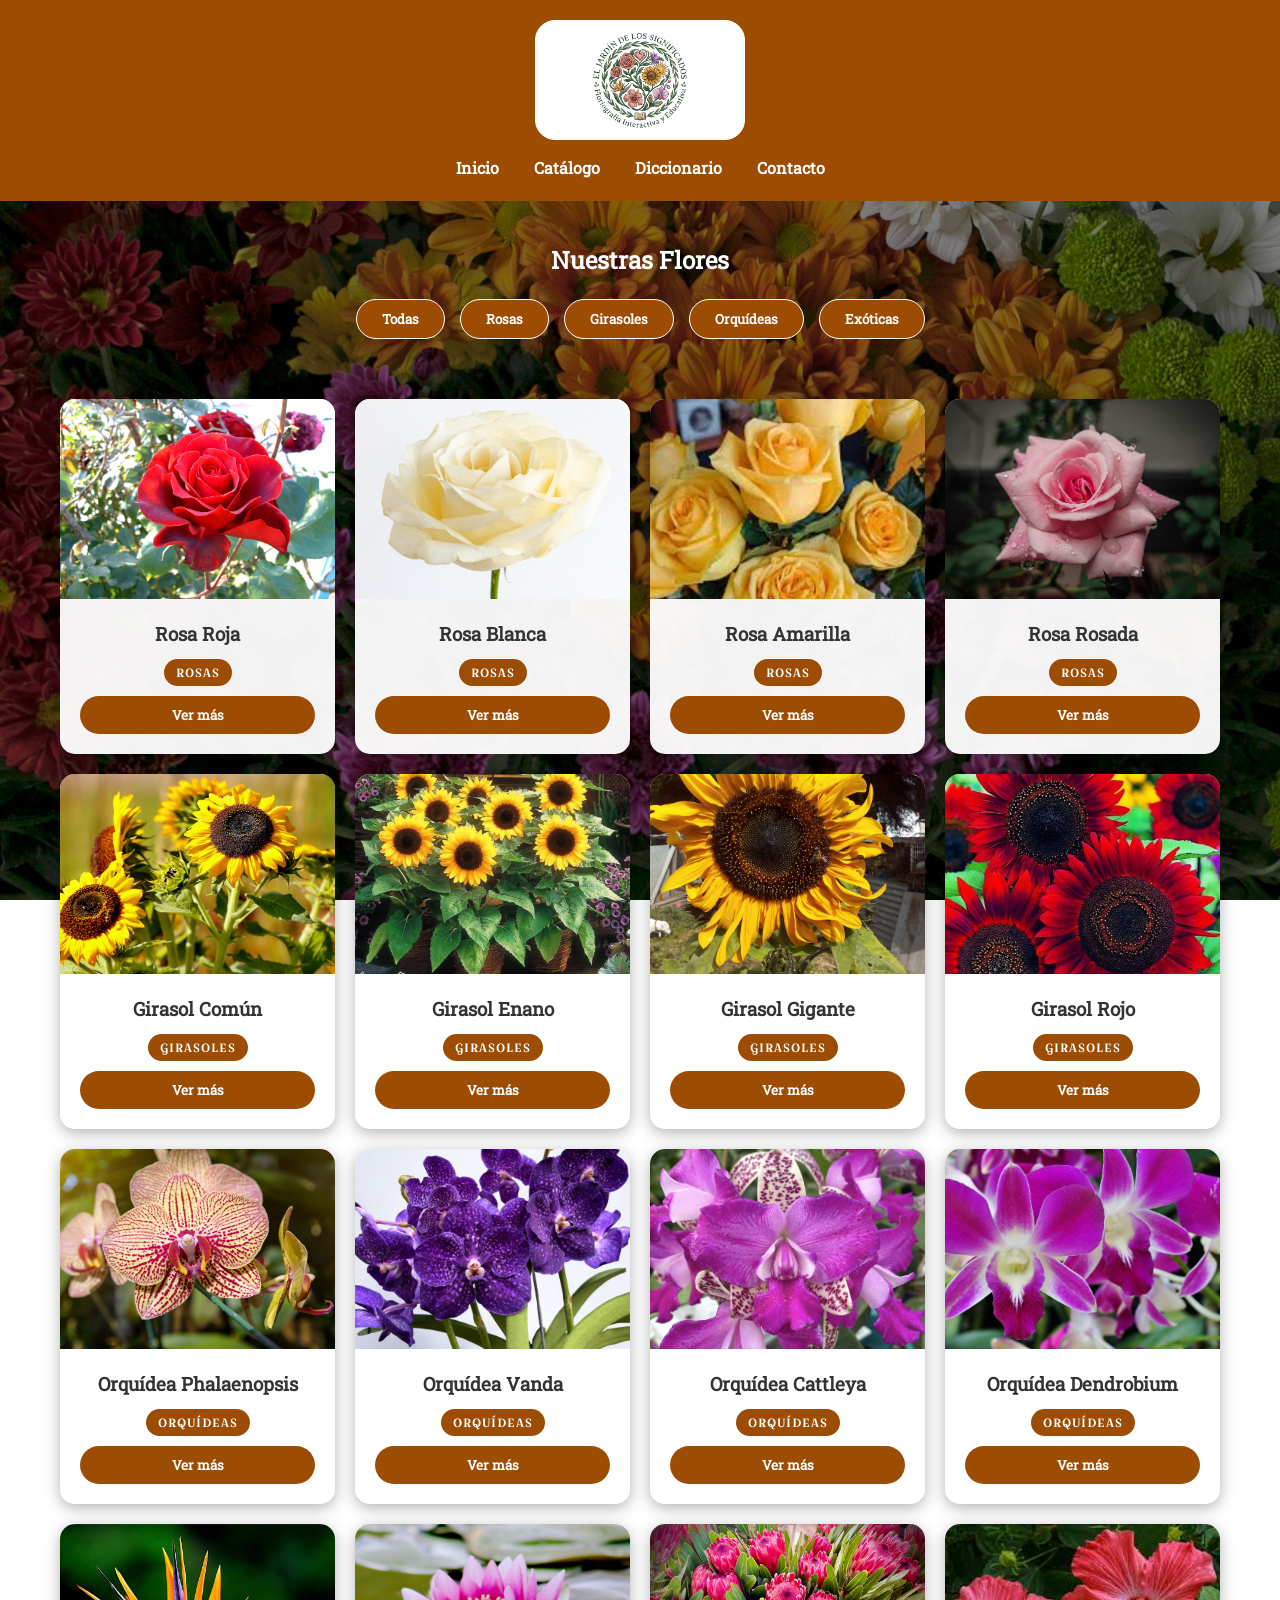
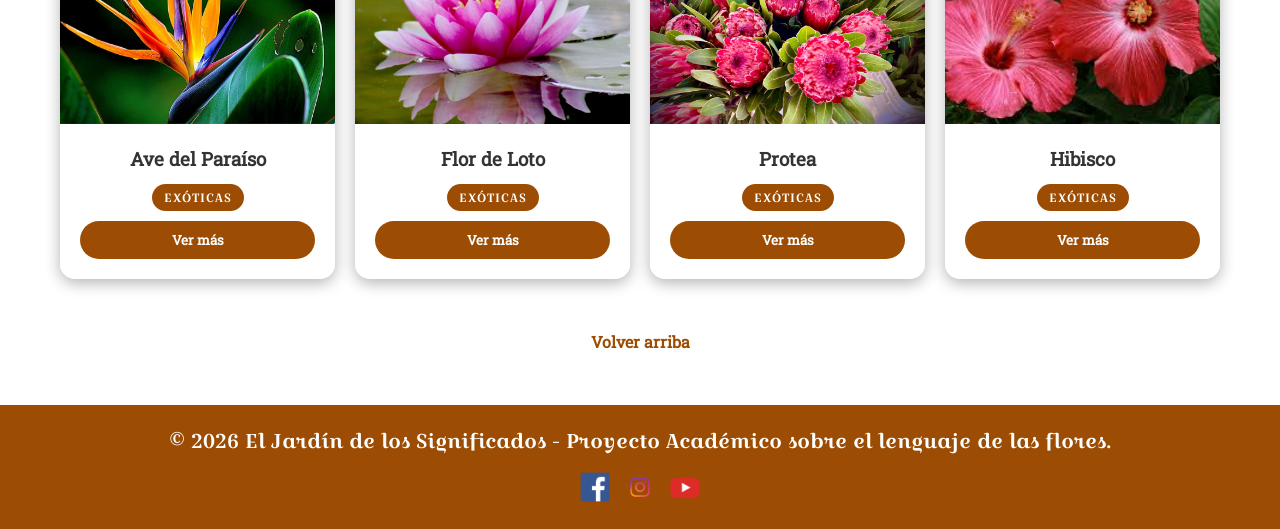
<file: catalogo.html>
<!DOCTYPE html>
<html lang="es">
<head>
    <meta charset="UTF-8">
    <meta name="viewport" content="width=device-width, initial-scale=1.0">
    <link rel="icon" href="./img/icono-paginaweb.jpg" type="image/png">
    <title>Catálogo - El Jardín de los Significados</title>
    <link rel="stylesheet" href="css/maquillaje.css">
    <script src="js/logica.js" defer></script>
</head>
<body id="inicioarriba">

    <header class="cabecera-principal">
        <div class="contenedor-logo">
            <img src="./img/icono-paginaweb.jpg" alt="Logo" class="imagen-logo">
        </div>
        <nav class="contenedor-navegacion">
            <ul class="lista-navegacion">
                <li><a href="index.html">Inicio</a></li>
                <li><a href="catalogo.html" class="activo">Catálogo</a></li>
                <li><a href="diccionario.html">Diccionario</a></li>
                <li><a href="contacto.html">Contacto</a></li>
            </ul>
        </nav>
    </header>

    <main>
        <section class="filtros">
            <h1>Nuestras Flores</h1>
            <div class="botones-filtro">
                <button onclick="filtrarFlores('Todas')">Todas</button>
                <button onclick="filtrarFlores('Rosas')">Rosas</button>
                <button onclick="filtrarFlores('Girasoles')">Girasoles</button>
                <button onclick="filtrarFlores('Orquídeas')">Orquídeas</button>
                <button onclick="filtrarFlores('Exóticas')">Exóticas</button>
            </div>
        </section>

        <section id="contenedor-catalogo" class="rejilla-catalogo">
        </section>
        <a href="#inicioarriba" class="boton-arriba">Volver arriba</a>
    </main>

    <div id="modal-significado" class="modal" style="display:none;">
        <div id="envoltura-contenido-modal">
            <button class="btn-cerrar" onclick="cerrarModal()">×</button>
            <div id="contenido-modal"></div>
        </div>
    </div>   

    <footer class="contenedor-pie">
        <p>&copy; 2026 El Jardín de los Significados - Proyecto Académico sobre el lenguaje de las flores.</p>
        <div class="contenedor-iconos-sociales">
            <a href="https://www.facebook.com" target="_blank" aria-label="Visita nuestra página de Facebook"><img src="img/footer/facebook.png" alt="Facebook" class="icono-social"></a>
            <a href="https://www.instagram.com" target="_blank" aria-label="Síguenos en Instagram"><img src="img/footer/instagram.png" alt="Instagram" class="icono-social"></a>
            <a href="https://www.youtube.com" target="_blank" aria-label="Síguenos en Youtube"><img src="img/footer/youtube.png" alt="Youtube" class="icono-social"></a>
        </div>
    </footer>


</body>
</html>
</file>
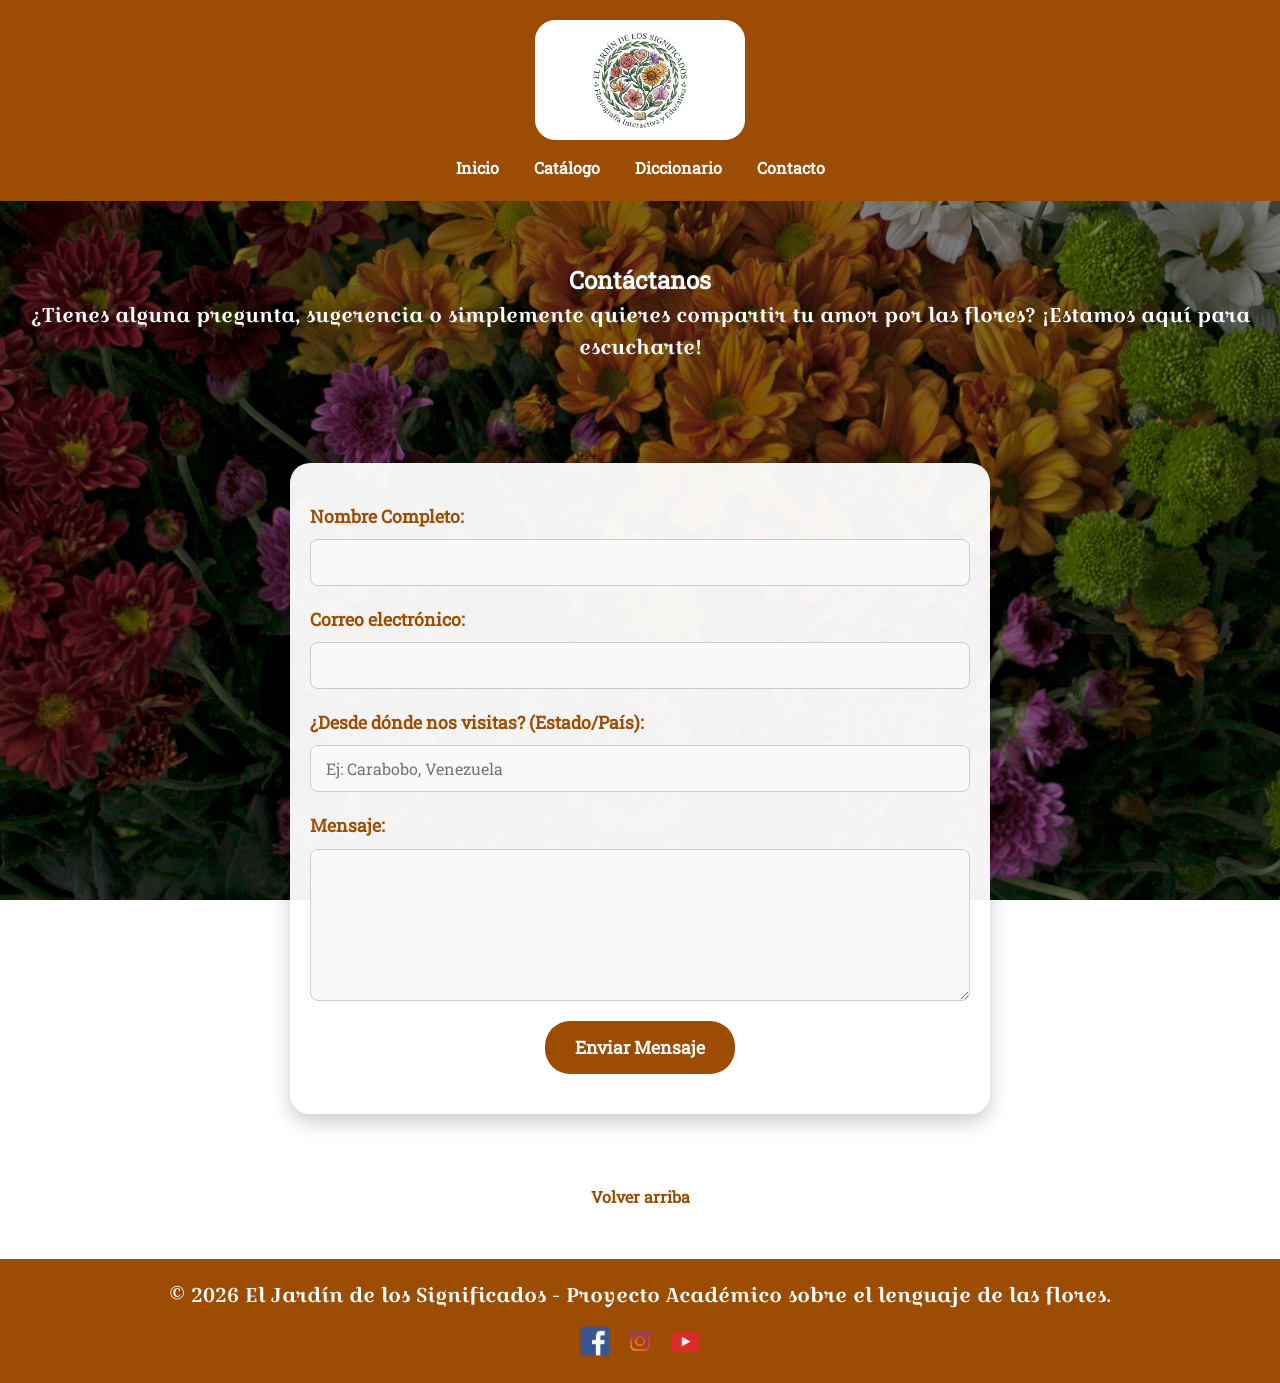
<file: contacto.html>
<!DOCTYPE html>
<html lang="es">
<head>
    <meta charset="UTF-8">
    <meta name="viewport" content="width=device-width, initial-scale=1.0">
    <link rel="icon" href="./img/icono-paginaweb.jpg" type="image/png">
    <title>Contacto - El Jardín de los Significados</title>
    <link rel="stylesheet" href="css/maquillaje.css">
    
</head>
<body id="inicioarriba">

    <header class="cabecera-principal">
        <div class="contenedor-logo">
            <img src="./img/icono-paginaweb.jpg" alt="Logo" class="imagen-logo">
        </div>
        <nav class="contenedor-navegacion">
            <ul class="lista-navegacion">
                <li><a href="index.html">Inicio</a></li>
                <li><a href="catalogo.html">Catálogo</a></li>
                <li><a href="diccionario.html">Diccionario</a></li>
                <li><a href="contacto.html">Contacto</a></li>
            </ul>
        </nav>
    </header>

    <main>
        <section class="seccion-hero">
            <h1>Contáctanos</h1>
            <p>¿Tienes alguna pregunta, sugerencia o simplemente quieres compartir tu amor por las flores? ¡Estamos aquí para escucharte!</p>
        </section>

        <section class="seccion-formulario-contacto">
            <form action="#" method="POST" class="formulario-contacto">
                <div class="grupo-formulario">
                    <label for="nombre">Nombre Completo:</label>
                    <input type="text" id="nombre" name="nombre" required pattern="^[a-zA-ZáéíóúÁÉÍÓÚñÑ\s]+$" title="Solo se permiten letras y espacios">
                </div>
                <div class="grupo-formulario">
                    <label for="email">Correo electrónico:</label>
                    <input type="email" id="email" name="email" required>
                </div>
                <div class="grupo-formulario">
                    <label for="ubicacion">¿Desde dónde nos visitas? (Estado/País):</label>
                    <input type="text" id="ubicacion" name="ubicacion" placeholder="Ej: Carabobo, Venezuela" required>
                </div>
                <div class="grupo-formulario">
                    <label for="mensaje">Mensaje:</label>
                    <textarea id="mensaje" name="mensaje" rows="6" required></textarea>
                </div>
                <button type="submit" class="btn-enviar">Enviar Mensaje</button>
            </form>
        </section>
        <a href="#inicioarriba" class="boton-arriba">Volver arriba</a>
    </main>

    <footer class="contenedor-pie">
        <p>&copy; 2026 El Jardín de los Significados - Proyecto Académico sobre el lenguaje de las flores.</p>
        <div class="contenedor-iconos-sociales">
            <a href="https://www.facebook.com" target="_blank" aria-label="Visita nuestra página de Facebook"><img src="img/footer/facebook.png" alt="Facebook" class="icono-social"></a>
            <a href="https://www.instagram.com" target="_blank" aria-label="Síguenos en Instagram"><img src="img/footer/instagram.png" alt="Instagram" class="icono-social"></a>
            <a href="https://www.youtube.com" target="_blank" aria-label="Síguenos en Youtube"><img src="img/footer/youtube.png" alt="Youtube" class="icono-social"></a>
        </div>
    </footer>


</body>
</html>
</file>
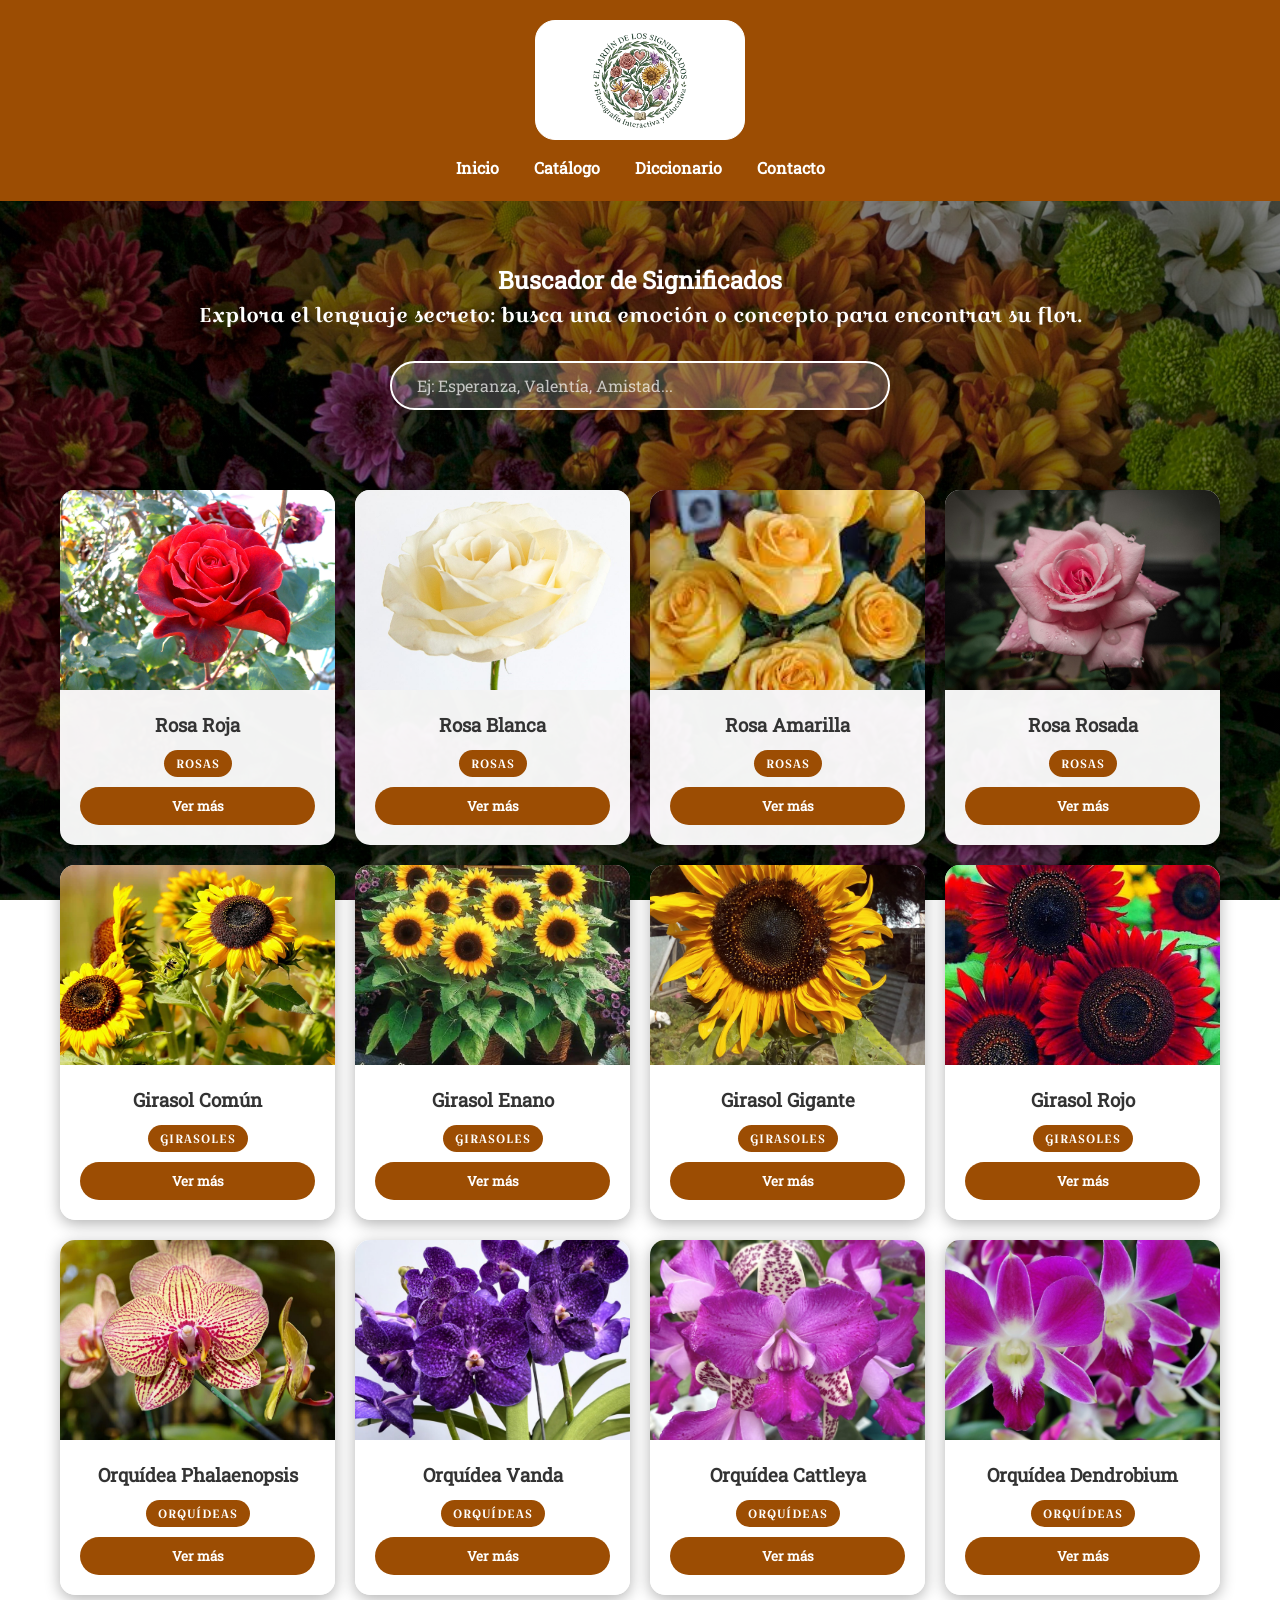
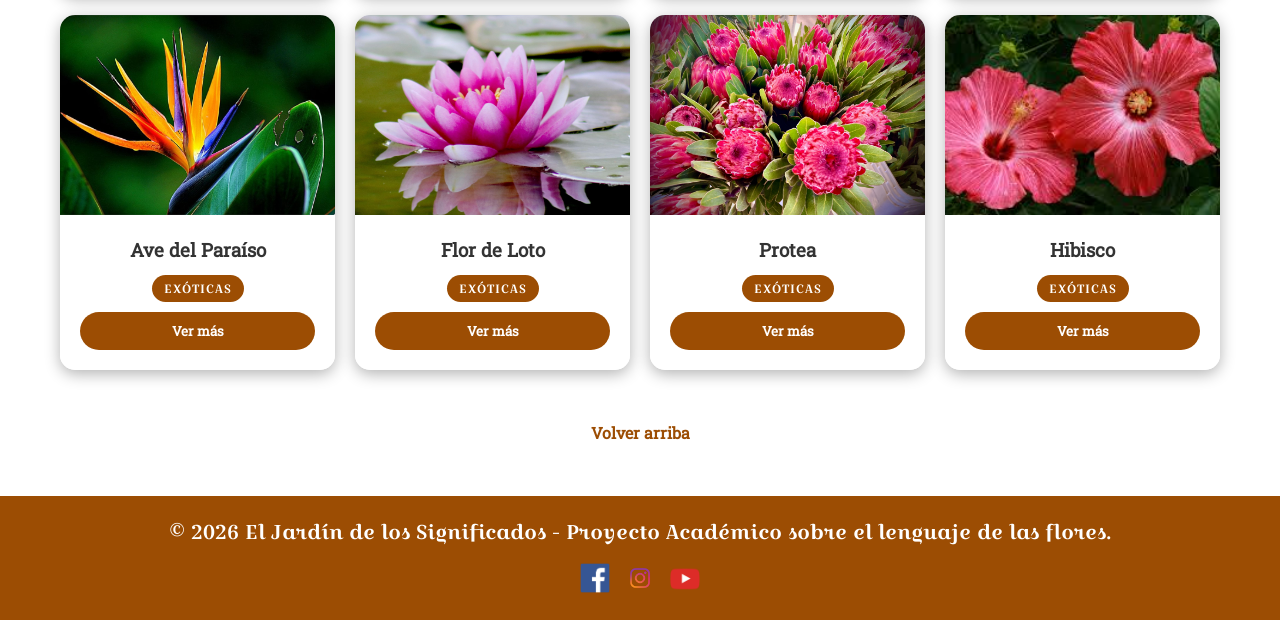
<file: diccionario.html>
<!DOCTYPE html>
<html lang="es">
<head>
    <meta charset="UTF-8">
    <meta name="viewport" content="width=device-width, initial-scale=1.0">
    <link rel="icon" href="./img/icono-paginaweb.jpg" type="image/png">
    <title>Diccionario - El Jardín de los Significados</title>
    <link rel="stylesheet" href="css/maquillaje.css">
    <script src="js/logica.js" defer></script>
</head>
<body id="inicioarriba">

    <header class="cabecera-principal">
        <div class="contenedor-logo">
            <img src="./img/icono-paginaweb.jpg" alt="Logo" class="imagen-logo">
        </div>
        <nav class="contenedor-navegacion">
            <ul class="lista-navegacion">
                <li><a href="index.html">Inicio</a></li>
                <li><a href="catalogo.html">Catálogo</a></li>
                <li><a href="diccionario.html" class="activo">Diccionario</a></li>
                <li><a href="contacto.html">Contacto</a></li>
            </ul>
        </nav>
    </header>

    <main>
        <section class="seccion-hero">
            <h1>Buscador de Significados</h1>
            <p>Explora el lenguaje secreto: busca una emoción o concepto para encontrar su flor.</p>
            <div class="contenedor-buscador">
                <input type="text" id="buscador-emociones" placeholder="Ej: Esperanza, Valentía, Amistad..." oninput="renderizarDiccionario()">
            </div>
        </section>

        <div id="mensaje-busqueda-vacia" class="mensaje-vacio">No se encontraron flores con ese significado. Intenta con otra palabra.</div>

        <!-- Contenedor único para resultados de búsqueda libre -->
        <section id="contenedor-diccionario" class="rejilla-catalogo"></section>
        <a href="#inicioarriba" class="boton-arriba">Volver arriba</a>
    </main>

    <!-- El modal debe estar presente para que funcione el 'Ver más' -->
    <div id="modal-significado" class="modal" style="display:none;">
        <div id="envoltura-contenido-modal">
            <button class="btn-cerrar" onclick="cerrarModal()">×</button>
            <div id="contenido-modal"></div>
        </div>
    </div>    

    <footer class="contenedor-pie">
        <p>&copy; 2026 El Jardín de los Significados - Proyecto Académico sobre el lenguaje de las flores.</p>
        <div class="contenedor-iconos-sociales">
            <a href="https://www.facebook.com" target="_blank" aria-label="Visita nuestra página de Facebook"><img src="img/footer/facebook.png" alt="Facebook" class="icono-social"></a>
            <a href="https://www.instagram.com" target="_blank" aria-label="Síguenos en Instagram"><img src="img/footer/instagram.png" alt="Instagram" class="icono-social"></a>
            <a href="https://www.youtube.com" target="_blank" aria-label="Síguenos en Youtube"><img src="img/footer/youtube.png" alt="Youtube" class="icono-social"></a>
        </div>
    </footer>


</body>
</html>
</file>
<file: css/maquillaje.css>
@font-face {
    font-family: 'RobotoSlab';
    src: url('../assets/fonts/RobotoSlab-VariableFont_wght.ttf') format('truetype');
    font-weight: normal; 
    font-style: normal;
}

@font-face {
    font-family: 'CroissantOne';
    src: url('../assets/fonts/CroissantOne-Regular.ttf') format('truetype');
    font-weight: normal;
    font-style: normal;
}

:root { /* Variables de color para mantener una paleta coherente en todo el sitio */
    --color-fondo: #fdfbf7;
    --color-texto: #333;
    --color-accent: #9c4d03; 
    --glass: rgba(255, 255, 255, 0.2); /* Un fondo translúcido para elementos como el buscador */
}


* { /* Reseteo básico para eliminar márgenes y padding predeterminados */
    margin: 0;
    padding: 0;
    box-sizing: border-box;
}

body {
    font-family: 'RobotoSlab', serif; /* Fuente principal para el cuerpo del sitio */
    background-image: linear-gradient(rgba(0, 0, 0, 0.5), rgba(0, 0, 0, 0.5)), url('../img/fondo-general-web.jpg');
    background-size: cover; /* Asegura que la imagen cubra todo el fondo sin distorsionarse */
    background-position: center; /* Centra la imagen */
    background-attachment: fixed; /* Hace que la imagen de fondo se quede fija al hacer scroll */
    line-height: 1.6; /* Mejora la legibilidad del texto */
    color: white; /* Se ajusta el color del texto para que contraste con el fondo */
    min-height: 100vh; /* Asegura que el cuerpo ocupe al menos toda la altura de la ventana */
    display: flex;
    flex-direction: column;
}

p {
    font-family: 'CroissantOne', serif;
    font-size: 20px; /* Tamaño de letra*/
}

main {
    flex: 1;
}


.contenedor-pie {
    display: flex;
    flex-direction: column; /* Apila el texto y los iconos verticalmente */
    justify-content: center; /* Centra el contenido verticalmente */
    align-items: center; /* Centra el contenido horizontalmente */
    padding: 20px;
    background-color: var(--color-accent); /* Fondo de color de acento para el pie de página */
    color: white; /* Color de texto blanco para contraste */
    margin-top: 40px;
    gap: 15px; /* Espacio entre el texto y los iconos */
}

.boton-arriba {
    display: inline-block;
    position: relative;
    left: 50%;
    transform: translateX(-50%);
    margin: 20px 0 0;
    padding: 10px 20px;
    border-radius: 999px;
    background-color: white;
    color: var(--color-accent);
    text-decoration: none;
    font-weight: bold;
    transition: transform 0.2s ease, background-color 0.2s ease;
}

.boton-arriba:hover {
    transform: translate(-50%, -4px);
    background-color: #f1e7d3;
}

.contenedor-iconos-sociales {
    display: flex;
    gap: 15px; /* Espacio entre los iconos de redes sociales */
}

.icono-social {
    width: 30px; /* Tamaño de los iconos */
    height: 30px;
    object-fit: contain; /* Asegura que la imagen se ajuste sin distorsionarse */
    transition: transform 0.3s ease; /* Suaviza la animación */
}

.icono-social:hover {
    transform: scale(1.2); /* Agranda el icono un 20% al pasar el ratón */
}

.cabecera-principal {
    display: flex;
    flex-direction: column; /* Apila el logo sobre el menú de navegación */
    justify-content: center;
    align-items: center;
    padding: 20px;
    background-color: var(--color-accent);
    gap: 15px; /* Espacio entre el logo y los enlaces */
}

.contenedor-navegacion {
    width: 100%; 
    display: flex;
    justify-content: center; /* Centra la lista de enlaces dentro de su contenedor */
}


.imagen-logo {
    height: 120px; /* Ajusta este valor según qué tan pequeño lo desees */
    width: auto;
    display: block; /* Elimina el espacio debajo de la imagen */
    border: 1px solid white; /* Borde de color claro */
    background-color: rgb(255, 255, 255); /* Fondo blanco para resaltar la imagen */
    padding: 5px; /* Espacio entre la imagen y el borde */
    border-radius: 20px; /* Redondea las esquinas del borde */
}

.lista-navegacion {
    display: flex;
    list-style: none;
    gap: 35px;
}   

.lista-navegacion a {
    color: white;
    text-decoration: none;
    font-weight: bold;
    transition: color 0.3s ease; /* Suaviza la transición del color */
}

.lista-navegacion a:hover {
    color: #f0f0f0; /* Un tono crema claro para el efecto hover */
}

.rejilla-catalogo {
    display: grid; /* Utilizamos CSS Grid para crear una rejilla flexible y responsiva */
    grid-template-columns: repeat(auto-fill, minmax(250px, 1fr));
    gap: 20px;
    padding: 20px;
    max-width: 1200px;
    margin: 0 auto;
}

.tarjeta-flor {
    background: rgba(255, 255, 255, 0.95);
    border-radius: 15px;
    overflow: hidden;
    color: #333;
    box-shadow: 0 4px 15px rgba(0,0,0,0.3);
    transition: transform 0.3s ease, box-shadow 0.3s ease;
    display: flex;
    position: relative; /* Permite que el z-index funcione correctamente al elevarse */
    flex-direction: column;
    animation: aparecerTarjeta 0.6s ease-out; /* Quitamos forwards */
    opacity: 1;
    transform: translateY(0);
}

.tarjeta-flor:hover {
    transform: translateY(-15px) scale(1.02); /* Se eleva 15px y crece un 2% */
    box-shadow: 0 20px 40px rgba(0, 0, 0, 0.45); /* Sombra más profunda para simular altura */
    z-index: 10; /* Asegura que la tarjeta no quede detrás de otras al subir */
    cursor: pointer;
}

.tarjeta-flor img {
    width: 100%;
    height: 200px;
    object-fit: cover;
}

.info-flor {
    padding: 20px;
    text-align: center;
    flex-grow: 1;
    display: flex;
    flex-direction: column;
    justify-content: space-between;
    gap: 10px;
}

.etiqueta-categoria {
    font-size: 0.75rem;
    background-color: var(--color-accent);
    color: white;
    padding: 4px 12px;
    border-radius: 20px;
    display: inline-block;
    align-self: center;
    text-transform: uppercase;
    letter-spacing: 1px;
}

.btn-ver-mas {
    background-color: var(--color-accent);
    color: white;
    border: none;
    padding: 10px 20px;
    border-radius: 25px;
    cursor: pointer;
    font-family: 'RobotoSlab', serif;
    font-weight: bold;
    transition: background 0.3s ease;
}

.btn-ver-mas:hover {
    background-color: var(--color-fondo);
    color: var(--color-accent);
}


.modal {
    background: rgba(0, 0, 0, 0.8); /* Fondo oscuro para el overlay */
    position: fixed; 
    top: 0;
    left: 0;
    width: 100%;
    height: 100%;
    display: flex;
    justify-content: center;
    align-items: center;
    z-index: 1000;
}


#envoltura-contenido-modal {
    background: white;
    color: #333;
    padding: 20px;
    border-radius: 20px;
    max-width: 500px;
    width: 90%;
    position: relative;
    box-shadow: 0 10px 40px rgba(0,0,0,0.5);
}

#contenido-modal {
    display: flex;
    flex-direction: column;
    align-items: center; /* Centra los elementos hijos (imagen, h2, div.modal-info) horizontalmente */
    text-align: center; /* Centra el texto dentro de los elementos hijos */
}

.imagen-modal {
    display: block;
    margin: 0 auto 20px auto; /* Centra la imagen y da espacio abajo */
    max-width: 280px; /* Tamaño mediano */
    width: 100%;
    height: auto;
    border-radius: 12px;
    box-shadow: 0 4px 10px rgba(0,0,0,0.1);
}

.btn-cerrar {
    position: absolute;
    top: 15px;
    right: 15px;
    background: none;
    border: none;
    font-size: 2rem;
    cursor: pointer;
    color: #888;
    line-height: 1;
}

.info-modal {
    text-align: center;
    margin-top: 20px;
}

.seccion-hero {
    text-align: center;
    padding: 60px 20px;
}

.seccion-hero h1, 
.seccion-hero p {
    animation: aparecerTarjeta 0.8s ease-out;
}

.seccion-video {
    display: flex;
    flex-direction: column;
    align-items: center;
    text-align: center;
    padding: 40px 20px;
    gap: 20px;
}

.seccion-video h2,
.envoltura-video-responsivo {
    animation: aparecerTarjeta 0.8s ease-out;
}

.grupo-emocion {
    padding: 20px;
    margin-bottom: 40px;
}

.grupo-emocion h2 {
    color: white;
    margin-bottom: 20px;
    border-bottom: 2px solid var(--color-accent);
    padding-bottom: 10px;
    animation: aparecerTarjeta 0.8s ease-out;
}

.seccion-video video {
    max-width: 100%; /* Asegura que el video no se desborde */
}

.filtros {
    text-align: center;
    padding: 40px 20px;
    color: white;
}

.botones-filtro {
    display: flex;
    justify-content: center;
    gap: 15px;
    flex-wrap: wrap; /* Permite que los botones se acomoden en varias filas en móviles */
    margin-top: 20px;
}

.botones-filtro button {
    background-color: var(--color-accent);
    color: white;
    border: 1px solid white;
    padding: 10px 25px;
    border-radius: 25px;
    cursor: pointer;
    font-family: 'RobotoSlab', serif;
    font-weight: bold;
    transition: all 0.3s ease;
}

.botones-filtro button:hover {
    background-color: white;
    color: var(--color-accent);
    transform: translateY(-3px);
}

/* Animación de entrada para las tarjetas */
@keyframes aparecerTarjeta {
    from {
        opacity: 0;
        transform: translateY(20px);
    }
}

.contenedor-buscador {
    margin-top: 30px;
    display: flex;
    justify-content: center;
}

#buscador-emociones {
    width: 80%;
    max-width: 500px;
    padding: 12px 25px;
    border-radius: 30px;
    border: 2px solid white;
    background: var(--glass);
    color: white;
    font-family: 'RobotoSlab', serif;
    font-size: 1rem;
    outline: none;
    transition: all 0.3s ease;
}

#buscador-emociones::placeholder {
    color: rgba(255, 255, 255, 0.7);
}

#buscador-emociones:focus {
    background: rgba(255, 255, 255, 0.3); /* Un poco más claro al enfocar */
    border-color: var(--color-accent);
    box-shadow: 0 0 15px rgba(255, 255, 255, 0.2);
}

/* --- MEDIA QUERIES PARA DISPOSITIVOS MÓVILES --- */
@media (max-width: 768px) {
    .imagen-logo {
        height: 80px; /* Logo más pequeño en móviles */
    }

    .lista-navegacion {
        gap: 15px; /* Reducimos el espacio entre enlaces */
        flex-wrap: wrap; /* Si no caben, bajan a la siguiente línea */
        justify-content: center;
    }

    .seccion-hero h1 {
        font-size: 1.8rem; /* Título más acorde al tamaño de pantalla */
    }

    .seccion-video video {
        width: 95% !important; /* El video ocupa casi todo el ancho en celulares */
    }

    .botones-filtro {
        gap: 10px;
    }

    .botones-filtro button {
        padding: 8px 15px;
        font-size: 0.9rem;
    }

    .contenedor-pie {
        text-align: center;
    }
}

/* --- Estilos para la página de Contacto --- */
.seccion-formulario-contacto {
    padding: 40px 20px;
    max-width: 700px;
    margin: 40px auto;
    background: rgba(255, 255, 255, 0.95); /* Fondo claro para el formulario */
    border-radius: 20px;
    box-shadow: 0 8px 20px rgba(0, 0, 0, 0.2);
    color: #333; /* Texto oscuro para contraste */
    animation: aparecerTarjeta 0.8s ease-out;
}

.formulario-contacto {
    display: flex;
    flex-direction: column;
    gap: 20px;
}

.grupo-formulario {
    display: flex;
    flex-direction: column;
}

.grupo-formulario label {
    font-family: 'RobotoSlab', serif;
    font-weight: bold;
    margin-bottom: 8px;
    color: var(--color-accent); /* Color de acento para las etiquetas */
    font-size: 1.1rem;
}

.grupo-formulario input[type="text"],
.grupo-formulario input[type="email"],
.grupo-formulario textarea {
    padding: 12px 15px;
    border: 1px solid #ccc;
    border-radius: 8px;
    font-family: 'RobotoSlab', serif;
    font-size: 1rem;
    color: #333;
    background-color: #f9f9f9;
    transition: border-color 0.3s ease, box-shadow 0.3s ease;
}

.grupo-formulario input[type="text"]:focus,
.grupo-formulario input[type="email"]:focus,
.grupo-formulario textarea:focus {
    border-color: var(--color-accent);
    box-shadow: 0 0 8px rgba(14, 65, 47, 0.2); /* Sombra suave con color de acento */
    outline: none;
}

.btn-enviar {
    background-color: var(--color-accent);
    color: white;
    border: none;
    padding: 15px 30px;
    border-radius: 25px;
    cursor: pointer;
    font-family: 'RobotoSlab', serif;
    font-weight: bold;
    font-size: 1.1rem;
    transition: background-color 0.3s ease, transform 0.2s ease;
    align-self: center; /* Centra el botón */
}

.btn-enviar:hover {
    background-color: var(--color-fondo);
    color: var(--color-accent);
    transform: translateY(-3px);
}

/* Media Queries para el formulario en móviles */
@media (max-width: 600px) {
    .seccion-formulario-contacto {
        margin: 20px 10px;
        padding: 20px;
    }

    .grupo-formulario label {
        font-size: 1rem;
    }

    .grupo-formulario input[type="text"],
    .grupo-formulario input[type="email"],
    .grupo-formulario textarea {
        padding: 10px 12px;
        font-size: 0.9rem;
    }

    .btn-enviar {
        padding: 12px 25px;
        font-size: 1rem;
    }
}

.mensaje-vacio {
    display: none;
    text-align: center;
    padding: 40px;
    font-size: 1.2rem;
    color: rgba(255, 255, 255, 0.9);
    background: rgba(255, 255, 255, 0.1);
    border-radius: 20px;
    margin: 20px auto;
    max-width: 600px;
}
</file>
